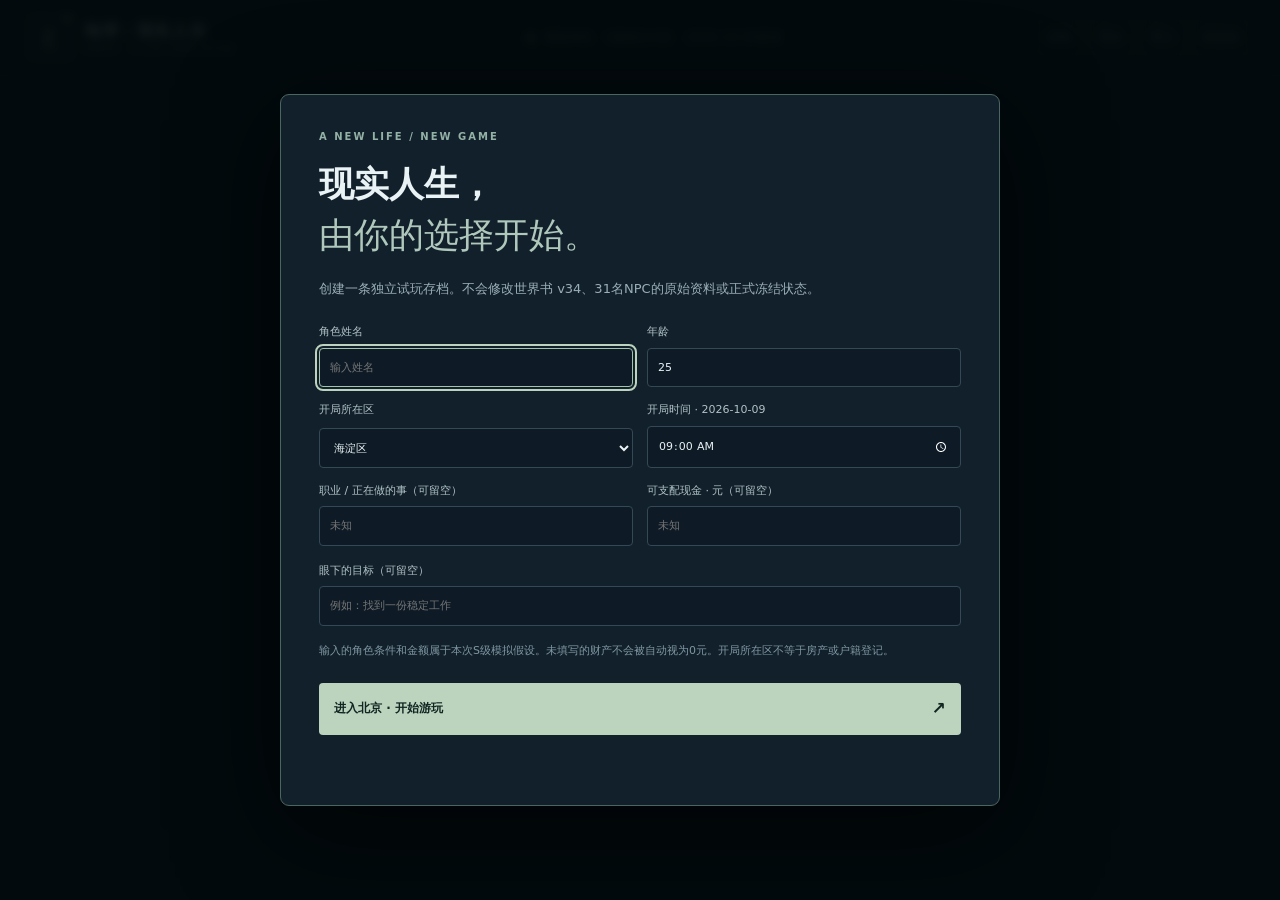
<file: game/index.html>
<!doctype html>
<html lang="zh-CN">
<head>
  <meta charset="UTF-8">
  <meta name="viewport" content="width=device-width, initial-scale=1">
  <meta name="theme-color" content="#0c141d">
  <title>地球：现实人生 · 可游玩版</title>
  <link rel="stylesheet" href="./style.css">
</head>
<body>
  <div class="app">
    <header class="header">
      <a class="brand" href="./index.html" aria-label="地球：现实人生"><span class="brand-sign">E<span class="tiny-star">✦</span></span><span><strong>地球：现实人生</strong><small>EARTH · A LIFE SIMULATION</small></span></a>
      <div class="header-mid"><span class="dot"></span> 离线单机 · S级独立分支 · 2026.10.09基准</div>
      <div class="header-actions">
        <button type="button" id="btn-save" class="ghost">存档</button>
        <button type="button" id="btn-export" class="ghost">导出</button>
        <button type="button" id="btn-import" class="ghost">导入</button>
        <button type="button" id="btn-reset" class="ghost danger">新游戏</button>
        <input id="import-file" type="file" accept=".json,application/json" hidden>
      </div>
    </header>
    <div class="layout" id="play-layout" hidden>
      <aside class="sidebar">
        <div class="sidebar-top"><div class="rail-label">PLAYER PROFILE</div><div class="avatar" id="avatar">人</div>
          <h2 id="player-name">未创建</h2><p id="player-job">职业未知</p></div>
        <nav class="nav" aria-label="游戏视图">
          <button class="nav-btn active" data-tab="life"><span>◈</span> 我的生活</button>
          <button class="nav-btn" data-tab="people"><span>♧</span> 人物与联系</button>
          <button class="nav-btn" data-tab="world"><span>▦</span> 社会后台</button>
          <button class="nav-btn" data-tab="archive"><span>▤</span> 游戏档案</button>
        </nav>
        <div class="rail-foot"><div class="rail-label">世界版本</div><strong>WORLDBOOK v35</strong><span>游戏行为层 v6.0</span><p>模拟事件不会进入仓库的正式世界状态。</p></div>
      </aside>
      <main class="main" id="main">
        <section class="status-row">
          <div class="status-cell"><span class="status-icon">◷</span><div><small>游戏时间 · 北京</small><strong id="stat-time"></strong></div></div>
          <div class="status-cell"><span class="status-icon">⌖</span><div><small>当前所在区</small><strong id="stat-district"></strong></div></div>
          <div class="status-cell"><span class="status-icon">¥</span><div><small>现金记录 · S</small><strong id="stat-cash"></strong></div></div>
          <div class="status-cell"><span class="status-icon">↗</span><div><small>精力 · 游戏值</small><strong id="stat-energy"></strong></div></div>
        </section>

        <section class="tab-panel" id="tab-life">
          <div class="eyebrow">CHAPTER 01 / EVERYDAY LIFE</div>
          <h1>每一次选择，<br><em>都会花费真实的时间。</em></h1>
          <p class="lead">这里没有主角光环。你的决定会改变自己，其他人的生活也有自己的节奏。世界从你创建分支起便按照现实时间连续运行；NPC不会因为你没有操作而暂停。你可以随时开始行动、介入或打断。</p>
          <div class="two-col">
            <section class="panel scene-panel"><div class="panel-head"><span>01 / 当前场景</span><span class="tag">S · 模拟情境</span></div>
              <h2 id="scene-title"></h2><p id="scene-desc"></p>
              <div class="line"></div><div class="hint"><span>ⓘ</span> 真实地理事实与假设行程、NPC事件分开标识。地点与人物不会凭空提供未经核实的现实信息。</div>
            </section>
            <section class="panel map-panel"><div class="panel-head"><span>02 / 位置概览</span><span class="tag">非比例示意</span></div>
              <div class="map-graphic" aria-label="北京城区抽象示意，非真实地图"><div class="ring ring-one"></div><div class="ring ring-two"></div><div class="crosshair">+</div><span class="map-label map-label-one">BEIJING</span><span class="map-label map-label-two" id="map-location">—</span><span class="map-pin">⌖</span></div>
              <p class="micro">未提供实时路况、准确区际交通时间或交通票价。前礼务村为顺义区观察样本，不是默认住所。</p>
            </section>
          </div>
          <section class="panel"><div class="panel-head"><span>连续世界 · 当前状态</span><span class="tag">无回合</span></div>
          <p class="micro" id="live-state">世界正在初始化…</p><p id="player-task">当前空闲 · 可随时行动</p>
          <button type="button" class="ghost" id="interrupt-task" disabled>随时中断当前行动</button>
          <button type="button" class="primary" id="resume-travel" hidden>继续原行程 · 不凭空定位</button>
          <p class="micro">现场行动有真实时间与位置占用。途中取消跨区出行不会让人物回到出发区；路线/GPS缺失时位置记为未知(U)，只能继续原S级预计行程。NPC仍按各自日程活动。</p></section>
          <div class="section-head"><h2>任何时刻，你都可以介入。</h2><span>没有结束回合、等待或轮流行动</span></div>
          <div class="actions-grid">
            <button class="action-card" data-kind="explore"><span class="action-glyph">⌁</span><strong>观察街区</strong><small>留意公开环境和周围生活</small><span class="action-time">35 分钟 <b>↗</b></span></button>
            <button class="action-card" data-kind="social"><span class="action-glyph">♧</span><strong>参加公共活动</strong><small>可能认识一位虚构人物</small><span class="action-time">45 分钟 <b>↗</b></span></button>
            <button class="action-card" data-kind="study"><span class="action-glyph">⌘</span><strong>整理计划</strong><small>分析信息，不自动知晓秘密</small><span class="action-time">60 分钟 <b>↗</b></span></button>
            <button class="action-card" data-kind="work"><span class="action-glyph">▣</span><strong>处理工作</strong><small>需要创建角色时填写职业</small><span class="action-time">120 分钟 <b>↗</b></span></button>
            <button class="action-card" data-kind="rest"><span class="action-glyph">◌</span><strong>休息恢复</strong><small>恢复模拟精力，不产生收入</small><span class="action-time">60 分钟 <b>↗</b></span></button>

          </div>
          <section class="panel travel-panel"><div class="panel-head"><span>03 / 跨区出行</span><span class="tag">先出发 → 再抵达</span></div>
            <p class="panel-desc">出行分钟数与费用为玩家显式输入的S级假设，不是实际导航、GPS或票价。行程中显示在途状态；中断后的行政区未知，禁止瞬移、重复出发或当场进行另一项现场活动。</p>
            <form id="travel-form" class="travel-form">
              <label>目的区<select id="travel-destination" required></select></label>
              <label>预计分钟<input id="travel-minutes" type="number" min="15" max="480" step="1" value="60" required></label>
              <label>现金支出（元）<input id="travel-fare" type="number" min="0" max="999999" step="1" value="0" required></label>
              <button class="primary" type="submit">确认出发 <span>↗</span></button>
            </form>
          </section>
        </section>

        <section class="tab-panel" id="tab-people" hidden>
          <div class="eyebrow">NETWORK / INFORMATION BOUNDARIES</div><h1>每个人，<br><em>都有自己的生活。</em></h1>
          <p class="lead">31名人物都属于S级虚构档案，但主角不会天然认识他们。只有在同一地点、对方有空且愿意交流时，才可能建立关系；交谈不等于获得联系方式。</p>
          <div class="people-summary panel"><span>可联系 <strong id="contact-count">0</strong> / 31 人</span><span>消息经历发送 → 送达 → 阅读 → 自主决定回应</span></div>
          <section class="panel message-panel" id="encounter-panel"><div class="panel-head"><span>本次分支的相遇记录</span><span class="tag">非自动好友</span></div><div id="encounter-list"></div></section>
          <section id="people-list" class="people-list"></section>
          <section class="panel message-panel"><div class="panel-head"><span>给已认识的人发消息</span><span class="tag">模拟通信</span></div>
            <form id="message-form" class="message-form">
              <label>联系人<select id="message-to"></select></label>
              <label>内容<textarea id="message-text" maxlength="200" rows="2" placeholder="输入简短消息……" required></textarea></label>
              <button class="primary" type="submit">发送消息 ↗</button>
            </form>
            <h3>收到的消息</h3><div id="inbox" class="inbox"></div>
          </section>
        </section>

        <section class="tab-panel" id="tab-world" hidden>
          <div class="eyebrow">WORLD / OUT-OF-CHARACTER</div><h1>主角看不见的，<br><em>世界仍在运转。</em></h1>
          <p class="lead">你可以控制自主模拟的启停和记录详细程度，但不能替NPC强迫决定。个人工作、家庭、休息和拒绝行动按时间优先级结算；这里是玩家外审计视图，不会自动进入角色认知。</p>
          <section class="panel autonomy-controls"><div class="panel-head"><span>人物自主活动 · 控制台</span><span class="tag">S · 决策模拟</span></div>
            <form id="autonomy-form" class="autonomy-form"><label>自动结算<select id="autonomy-enabled"><option value="true">开启 · 所有行动同步推进NPC</option><option value="false">暂停 · 不生成后续NPC活动</option></select></label><label>活动记录<select id="autonomy-detail"><option value="balanced">日常 · 只记录状态变更</option><option value="detailed">详细 · 每小时记录决定</option></select></label><button class="primary" type="submit">应用设置</button></form>
            <p class="micro">世界按真实经过时间推进。NPC自主结算独立于玩家操作；不再提供跳过整段时间的“等待回合”按钮。</p>
            <div class="autonomy-focus"><label>观察单个人物（玩家外视角）<select id="world-npc"></select></label><div id="npc-preview" class="npc-preview"></div></div>
          </section>
          <section class="panel autonomy-controls" id="ai-control-panel">
            <div class="panel-head"><span>31名独立NPC · 持续思考模式</span><span class="tag">S · 连续世界 · 无回合</span></div>
            <p class="panel-desc">创建角色后世界自动开始连续运行；NPC的日程、信息与个人需求独立结算。网页隐藏时按墙钟补算；关闭程序后仍可在下次打开时有限追算并明确标记未模拟区间。离线规则不是LLM；Ollama需另行安装。</p>
            <form id="ai-form" class="autonomy-form">
              <label>思考引擎<select id="ai-provider"><option value="rules">离线 · 有限决策器（不是大模型）</option><option value="ollama">本机 · Ollama语言模型</option></select></label>
              <label>现实时间倍率<select id="ai-speed"><option value="1">1×：现实1秒 = 游戏1秒（默认）</option><option value="60">60×：现实1秒 = 游戏1分钟</option><option value="300">300×：现实1秒 = 游戏5分钟</option></select></label>
              <button class="primary" type="submit" id="ai-start">应用模型与时间倍率</button>
            </form>
            <div class="autonomy-steps"><button type="button" class="ghost" id="ai-stop">管理员冻结模拟（非回合操作）</button><span id="ai-status" class="micro" aria-live="polite">世界自动运行，等待初始化</span></div>
            <p class="micro">所有NPC按世界时间安排自己的行动；模型只从单个NPC的合法候选中选择，不可越权改财产。管理员冻结仅用于调试，不是“轮到玩家”机制；不调用模型时仍有31人的有限决策器。</p>
          </section>
          <section class="panel audit-panel">
            <div class="panel-head"><span>经济执行层 · S级测试账本</span><span class="tag">不是真实支付</span></div>
            <p class="panel-desc">仅能对马志强（经营）与高鹏（维修合作）的已知、已回复工作协商建立一次显式假设。金额由外视角输入，NPC自行报价、接受或拒绝，报告服务；付款还需明确核验和授权，未知余额不会自动补全。</p>
            <form id="economy-fixture-form" class="travel-form">
              <label>已讨论事务<select id="economy-case" required></select></label>
              <label>合作报价 · 元<input id="economy-price" type="number" min="1" max="10000000" step="1" value="150" required></label>
              <label>经营者初始测试余额 · 元<input id="economy-payer" type="number" min="0" max="10000000" step="1" value="500" required></label>
              <label>合作方初始测试余额 · 元<input id="economy-provider" type="number" min="0" max="10000000" step="1" value="100" required></label>
              <button type="submit" class="primary">注入明确的S级条件 ↗</button>
            </form>
            <div class="line"></div>
            <div class="autonomy-steps"><label>当前报价<select id="economy-quote"></select></label>
              <button type="button" id="economy-verify" class="ghost">确认模拟服务已核验</button>
              <button type="button" id="economy-settle" class="ghost">授权S级成对记账</button></div>
            <div id="economy-status" class="log-list"></div>
          </section>
          <section class="panel audit-panel"><div class="panel-head"><span>人物社会事务 · 工作与家庭协商</span><span class="tag">S · 事件链</span></div><div class="audit-top"><strong id="society-count">0</strong><span>已创建的模拟协商事项；不自动成交或转账</span></div><div id="society-list" class="log-list"></div></section>
          <section class="panel audit-panel"><div class="panel-head"><span>独立NPC活动记录</span><span class="tag">S · 玩家外视角</span></div>
            <div class="audit-top"><strong id="world-total">0</strong><span>已结算后台决定</span></div><div id="world-list" class="log-list"></div>
          </section>
        </section>

        <section class="tab-panel" id="tab-archive" hidden>
          <div class="eyebrow">ARCHIVE / SAVE & SOURCES</div><h1>每一件已发生的事，<br><em>都应当留下记录。</em></h1>
          <p class="lead">此处存储的是Windows EXE运行的独立S级分支。原仓库正式世界存档未创建玩家且没有事件，不会被覆盖。</p>
          <section class="panel"><div class="panel-head"><span>存档与版本</span><span class="tag">本地优先</span></div>
            <div class="archive-line"><span>角色</span><strong id="archive-player">—</strong></div>
            <div class="archive-line"><span>时间</span><strong id="archive-time">—</strong></div>
            <div class="archive-line"><span>游戏分支</span><strong>S_INDEPENDENT_PLAYTHROUGH</strong></div>
            <div class="archive-line"><span>世界书</span><strong>GitHub v35.0（规则资料只读）</strong></div>
            <div class="archive-line"><span>事件账本</span><strong id="archive-events">—</strong></div>
            <p class="micro">Windows版本同时保存到Work/saves/autoplay.json和本地浏览器缓存；建议定期导出JSON备份。关闭程序后不会继续实际运行大模型，再打开时有限追算并记录未模拟间隔。</p>
            <a class="repo-link" href="https://github.com/DARGONKNIGHT/WORLDBOOK" target="_blank" rel="noopener noreferrer">查看世界书GitHub源仓库 ↗</a> · <a class="repo-link" href="https://github.com/DARGONKNIGHT/WORLDBOOK/blob/main/CHANGELOG.md" target="_blank" rel="noopener noreferrer">更新日志（最新在上） ↗</a>
          </section>
          <div class="section-head"><h2>主角经历的事件</h2><span>不展示尚未公开的NPC内幕</span></div>
          <div id="full-log" class="log-list full-log"></div>
        </section>
      </main>
      <aside class="right-rail">
        <div class="rail-label">LIVE JOURNAL <span class="sim-dot"></span></div>
        <h3>今天发生了什么</h3>
        <div id="recent-log" class="recent-log"></div>
        <div class="right-note"><strong>事实边界</strong><p><b>R</b> 已核实的现实资料<br><b>S</b> 明示的模拟情节<br><b>U</b> 未知 / 尚未核实</p><p>页面中人物、行为及行程估计均按S级处理。</p></div>
      </aside>
    </div>
  </div>

  <dialog id="setup" class="setup" aria-labelledby="setup-title">
    <form id="setup-form" class="setup-inner">
      <div class="eyebrow">A NEW LIFE / NEW GAME</div><h1 id="setup-title">现实人生，<br><em>由你的选择开始。</em></h1>
      <p class="lead">创建一条独立试玩存档。不会修改世界书 v34、31名NPC的原始资料或正式冻结状态。</p>
      <div class="setup-grid">
        <label>角色姓名 <input name="name" id="new-name" maxlength="30" required placeholder="输入姓名" autocomplete="off"></label>
        <label>年龄 <input name="age" type="number" min="16" max="100" value="25" required></label>
        <label>开局所在区 <select name="district" id="new-district"></select></label>
        <label>开局时间 · 2026-10-09 <input name="start" type="time" value="09:00" required></label>
        <label>职业 / 正在做的事（可留空）<input name="occupation" maxlength="60" placeholder="未知"></label>
        <label>可支配现金 · 元（可留空）<input name="cash" type="number" min="0" max="1000000000" step="1" placeholder="未知"></label>
      </div>
      <label class="goal-label">眼下的目标（可留空） <input name="goal" maxlength="100" placeholder="例如：找到一份稳定工作"></label>
      <p class="micro">输入的角色条件和金额属于本次S级模拟假设。未填写的财产不会被自动视为0元。开局所在区不等于房产或户籍登记。</p>
      <button type="submit" class="primary start-button">进入北京 · 开始游玩 <span>↗</span></button>
      <p id="setup-error" class="error" role="alert"></p>
    </form>
  </dialog>
  <div class="toast" id="toast" role="status" aria-live="polite"></div>
  <script src="./engine.js"></script>
  <script src="./society.js"></script>
  <script src="./economy.js"></script>
  <script src="./agent_ai.js"></script>
  <script src="./simulation.js"></script>
  <script src="./app.js"></script>
</body>
</html>
</file>
<file: game/style.css>
:root{color-scheme:dark;--bg:#0b131c;--panel:#111c27;--panel2:#142332;--border:#263644;--ink:#e9f2f4;--muted:#93a4af;--accent:#bdd3be;--warm:#e5d8ae;--line:#263642}
*{box-sizing:border-box}html{scroll-behavior:smooth}body{margin:0;background:var(--bg);color:var(--ink);font-family:"Noto Sans SC","PingFang SC","Microsoft Yahei",system-ui,sans-serif;font-size:14px;line-height:1.6}button,input,select,textarea{font:inherit}button{cursor:pointer}button:disabled{cursor:not-allowed;opacity:.45}a{color:inherit;text-decoration:none}a:hover{color:var(--accent)}[hidden]{display:none!important}
button:focus-visible,input:focus-visible,select:focus-visible,textarea:focus-visible,a:focus-visible{outline:2px solid var(--accent);outline-offset:2px}
.header{height:76px;display:flex;align-items:center;justify-content:space-between;gap:15px;border-bottom:1px solid var(--border);padding:0 30px;background:#0b141d;position:sticky;top:0;z-index:10}.brand{display:flex;align-items:center;gap:13px;min-width:244px}.brand-sign{display:grid;place-items:center;width:41px;height:41px;font-size:30px;font-family:Georgia,serif;line-height:1;border:1px solid #738a88;color:#b8c7ba;position:relative}.tiny-star{font-size:10px;position:absolute;right:-5px;top:-5px;background:var(--bg);padding:2px}.brand strong{display:block;font-size:16px;letter-spacing:.1em;font-weight:600}.brand small{display:block;font-size:8px;letter-spacing:.2em;color:var(--muted)}.header-mid{font-size:11px;color:#96aca7;letter-spacing:.08em}.dot,.sim-dot{display:inline-block;width:6px;height:6px;border-radius:50%;background:#90c69d;margin-right:7px;box-shadow:0 0 10px #83c79780}.header-actions{display:flex;gap:6px;flex-wrap:wrap;justify-content:end}.ghost{background:transparent;color:#b0c4c4;border:1px solid #364650;padding:8px 10px;border-radius:4px;font-size:12px}.ghost:hover{background:#1a2c35}.ghost.danger{color:#d2a7a2}
.layout{display:grid;grid-template-columns:224px minmax(520px,1fr) 254px;max-width:1700px;margin:0 auto;min-height:calc(100vh - 76px)}.sidebar{border-right:1px solid var(--border);padding:35px 23px;display:flex;flex-direction:column;background:#0d1822}.sidebar-top{text-align:center;border-bottom:1px solid var(--border);padding:10px 0 24px}.rail-label,.eyebrow{font-size:10px;letter-spacing:.2em;color:#93b1a5;font-weight:700}.avatar{height:66px;width:66px;display:grid;place-items:center;border-radius:50%;background:linear-gradient(150deg,#355850,#1b3537);border:1px solid #53776f;margin:22px auto 12px;font-size:28px;font-family:Georgia,serif}.sidebar h2{font-size:19px;margin:0}.sidebar p{color:var(--muted);font-size:11px;margin:6px 0 0}.nav{margin-top:27px;display:grid;gap:7px}.nav-btn{border:0;background:none;color:#99adb5;text-align:left;padding:12px 15px;border-radius:5px;display:flex;gap:13px;align-items:center;font-weight:500}.nav-btn span{font-family:Georgia,serif;font-size:21px;font-weight:400;width:19px;text-align:center}.nav-btn:hover{color:var(--ink);background:#1b2b35}.nav-btn.active{color:#d6e6d9;background:#20352f;border-left:2px solid #aecbb8}.rail-foot{margin-top:auto;padding-top:30px;font-size:11px;color:#8a9ca7}.rail-foot strong,.rail-foot span{display:block;margin-top:7px}.rail-foot strong{color:#e1ebea;letter-spacing:.05em;font-size:13px}
.main{padding:34px 42px 80px;min-width:0}.status-row{display:grid;grid-template-columns:repeat(4,1fr);gap:1px;background:#263642;border:1px solid var(--border);margin-bottom:45px}.status-cell{display:flex;align-items:center;background:#111d28;padding:17px 12px;gap:10px;min-width:0}.status-icon{font-family:Georgia,serif;color:#9abaad;font-size:23px}.status-cell small{display:block;color:var(--muted);font-size:10px;white-space:nowrap}.status-cell strong{display:block;font-size:13px;margin-top:5px;white-space:nowrap;overflow:hidden;text-overflow:ellipsis}.eyebrow{margin-bottom:14px}.tab-panel h1{font-size:clamp(30px,3.2vw,49px);font-weight:600;line-height:1.33;letter-spacing:.02em;margin:0 0 14px}.tab-panel h1 em,.setup h1 em{font-family:Georgia,serif;font-style:normal;color:#afc8bb;font-weight:400}.lead{color:#9baeb8;font-size:13px;max-width:650px;line-height:1.95;margin:0 0 29px}.two-col{display:grid;grid-template-columns:1.15fr 1fr;gap:15px}.panel{background:var(--panel);border:1px solid var(--border);border-radius:6px;padding:22px}.panel-head{display:flex;align-items:center;justify-content:space-between;gap:10px;color:#aec5c7;font-size:11px;font-weight:600;letter-spacing:.08em;margin-bottom:21px}.tag{color:#8cad9d;border:1px solid #35534a;padding:3px 7px;font-size:9px;border-radius:2px;letter-spacing:.04em;white-space:nowrap}.scene-panel h2{font-size:21px;margin:0 0 14px}.scene-panel p{color:#b7c7cd;line-height:2;font-size:13px;margin:0}.line{height:1px;background:var(--border);margin:22px 0 14px}.hint{display:flex;gap:10px;color:#899ba6;font-size:11px;line-height:1.8}.hint span{font-size:18px}.map-panel{overflow:hidden}.map-graphic{height:190px;background:radial-gradient(ellipse at 50% 60%,#203d42 0,#152c38 55%,#142430 90%);position:relative;display:flex;align-items:center;justify-content:center;overflow:hidden;border:1px solid #294551}.map-graphic:before,.map-graphic:after{content:"";position:absolute;inset:0;background-image:linear-gradient(#8faeac14 1px,transparent 1px),linear-gradient(90deg,#8faeac14 1px,transparent 1px);background-size:26px 26px}.ring{border:1px solid #7da19548;position:absolute;width:145px;height:145px;transform:rotate(25deg);border-radius:30% 55% 50% 40%}.ring-two{width:225px;height:220px;transform:rotate(-32deg);border-style:dashed;border-radius:40%}.crosshair{position:absolute;font-size:26px;color:#618b7e;top:13px;left:16px}.map-label{position:absolute;font-size:10px;letter-spacing:.18em;color:#94b6ac}.map-label-one{top:20px;right:18px}.map-label-two{bottom:17px;left:18px;font-size:13px;color:#dce9dc}.map-pin{color:#d4eccf;font-size:49px;z-index:1;text-shadow:0 0 22px #8cd9b6}.micro{font-size:11px;line-height:1.85;color:#7f98a3;margin:15px 0 0}.section-head{display:flex;align-items:center;justify-content:space-between;gap:10px;margin:34px 0 14px}.section-head h2{font-size:17px;margin:0;font-weight:600}.section-head span{color:#748c98;font-size:10px}.actions-grid{display:grid;grid-template-columns:repeat(3,1fr);gap:10px}.action-card{background:var(--panel);border:1px solid var(--border);color:var(--ink);text-align:left;padding:17px 16px;min-height:164px;border-radius:5px;transition:background .16s,border .16s,transform .16s;display:flex;flex-direction:column}.action-card:hover{background:#1a3040;border-color:#7b9a8c;transform:translateY(-2px)}.action-glyph{color:#b8d3c3;font-size:28px;font-family:Georgia,serif;height:35px}.action-card strong{font-size:14px;font-weight:600;margin-bottom:6px}.action-card small{font-size:11px;color:#8fa6b0;line-height:1.6}.action-time{display:flex;align-items:center;justify-content:space-between;margin-top:auto;border-top:1px solid #2b3947;padding-top:12px;font-size:10px;color:#9bb9ad}.action-time b{font-size:18px;font-weight:400}.travel-panel,.message-panel{margin-top:20px}.panel-desc{font-size:12px;color:#9babb5}.travel-form{display:grid;grid-template-columns:1.2fr .9fr 1fr auto;align-items:end;gap:11px;margin-top:14px}label{font-size:11px;color:#b1c3c7;display:grid;gap:7px}input,select,textarea{width:100%;background:#0e1b26;color:#e9f2f4;border:1px solid #344956;border-radius:4px;padding:10px;outline:none;min-width:0}textarea{resize:vertical}input:focus,select:focus,textarea:focus{border-color:#a1c4ab}.primary{display:flex;align-items:center;justify-content:space-between;gap:18px;background:#bcd3be;color:#112521;border:0;border-radius:4px;font-weight:700;font-size:12px;padding:12px 15px;min-height:43px}.primary:hover{background:#d5e7d3}.primary span{font-size:17px}
.right-rail{padding:39px 21px;background:#0d1822;border-left:1px solid var(--border)}.right-rail h3{font-size:17px;font-weight:600;margin:10px 0 22px}.recent-log{border-left:1px solid #3a5752;padding-left:15px;display:grid;gap:22px}.log-item{position:relative}.recent-log .log-item:before{content:"";width:7px;height:7px;border-radius:50%;background:#aecdb7;position:absolute;left:-19px;top:8px;border:2px solid #13232e}.log-item time{color:#8299a4;font-size:10px;display:block}.log-item p{font-size:12px;margin:7px 0 0;color:#d0dddd;line-height:1.8;overflow-wrap:anywhere}.log-item .log-kind{color:#afc9bc;font-size:10px}.right-note{margin-top:38px;padding:19px;background:#162734;border:1px solid #2c4450}.right-note strong{font-size:12px}.right-note p{font-size:11px;color:#9bb0b4;line-height:2}.right-note b{color:#e3d8ad;font-size:12px;padding-right:5px}
.people-summary{display:flex;justify-content:space-between;gap:14px;align-items:center;margin-bottom:15px;font-size:12px;color:#96aeb4}.people-summary strong{color:#ddebe3;font-size:19px}.people-list{display:grid;grid-template-columns:repeat(2,minmax(0,1fr));gap:10px}.person{border:1px solid var(--border);padding:16px;background:#111e29;display:flex;justify-content:space-between;gap:12px;align-items:start}.person strong{display:block;font-size:14px}.person small{display:block;font-size:11px;color:#8a9dab;margin-top:3px}.person span{font-size:10px;letter-spacing:.04em;white-space:nowrap;color:#98a5ad}.person .known{color:#a3ccb1}.person .person-id{color:#6f8694;font-size:9px}.message-form{display:grid;gap:13px}.message-panel h3{font-size:15px;font-weight:600;margin:26px 0 8px}.inbox{display:grid;gap:8px}.inbox-item{padding:11px 14px;border:1px solid #345047;background:#173027;font-size:12px}.inbox-item time{display:block;color:#91b4a0;font-size:10px}.inbox-item p{margin:5px 0;white-space:pre-wrap;overflow-wrap:anywhere}.audit-top{display:flex;gap:15px;align-items:center;margin-bottom:15px;color:#8ea4ae}.audit-top strong{font-size:40px;color:#d7eadb;font-family:Georgia,serif}.log-list{display:grid;gap:10px}.audit-panel .log-list{max-height:480px;overflow:auto}.log-line{padding:13px;border:1px solid var(--border);background:#0e1b26}.log-line .meta{font-size:10px;color:#8aac9e;margin-bottom:4px}.log-line p{font-size:12px;line-height:1.7;color:#c7d7dd;margin:0;white-space:pre-wrap;overflow-wrap:anywhere}.archive-line{padding:13px 0;border-bottom:1px solid var(--border);display:flex;justify-content:space-between;gap:20px;font-size:12px}.archive-line span{color:#879da8}.archive-line strong{text-align:right;font-weight:500;overflow-wrap:anywhere}.repo-link{display:inline-block;margin-top:22px;color:#b6d7c3;font-size:12px;border-bottom:1px solid #7a9a86}.full-log{max-height:560px;overflow:auto}
.setup{border:1px solid #4b665f;padding:0;color:var(--ink);background:#12202b;max-width:720px;width:calc(100% - 30px);border-radius:9px;box-shadow:0 25px 100px #000a}.setup::backdrop{background:#030a0deb;backdrop-filter:blur(5px)}.setup-inner{padding:34px 38px}.setup h1{font-size:35px;font-weight:600;margin:12px 0 14px;line-height:1.45}.setup .lead{margin-bottom:22px}.setup-grid{display:grid;grid-template-columns:1fr 1fr;gap:14px}.goal-label{margin-top:16px}.start-button{width:100%;margin-top:22px}.error{color:#efa9a5;font-size:12px;min-height:12px}.toast{position:fixed;bottom:24px;right:25px;z-index:40;padding:12px 17px;border:1px solid #5d806e;background:#203d31;color:#e3f1e7;border-radius:5px;box-shadow:0 12px 30px #0007;opacity:0;pointer-events:none;transition:opacity .2s}.toast.show{opacity:1}
@media(max-width:1280px){.layout{grid-template-columns:185px minmax(460px,1fr)}.right-rail{grid-column:2;border-left:0;border-top:1px solid var(--border)}.recent-log{grid-template-columns:repeat(3,1fr);display:grid;border-left:0;gap:12px;padding-left:0}.recent-log .log-item{border-left:1px solid #46645b;padding-left:12px}.recent-log .log-item:before{left:-5px}.main{padding:30px 28px 50px}.sidebar{padding:30px 15px}}
@media(max-width:800px){.header{position:static;height:auto;min-height:75px;flex-wrap:wrap;padding:12px 16px}.brand{min-width:0}.header-mid{display:none}.header-actions{width:100%;justify-content:space-between}.layout{display:block}.sidebar{padding:15px;border-right:0;border-bottom:1px solid var(--border)}.sidebar-top{display:none}.nav{display:flex;margin:0;overflow:auto;gap:6px}.nav-btn{white-space:nowrap;font-size:11px;padding:9px}.nav-btn span{display:none}.rail-foot{display:none}.main{padding:20px 13px 38px}.status-row{grid-template-columns:repeat(2,1fr);margin-bottom:27px}.status-cell{padding:12px}.two-col{grid-template-columns:1fr}.actions-grid{grid-template-columns:repeat(2,minmax(0,1fr))}.travel-form{grid-template-columns:1fr 1fr}.travel-form .primary{grid-column:1/-1}.people-list{grid-template-columns:1fr}.right-rail{padding:20px}.setup-inner{padding:21px}.setup-grid{grid-template-columns:1fr 1fr;gap:10px}.setup h1{font-size:28px}}
@media(max-width:480px){.setup-grid{grid-template-columns:1fr}.action-card{min-height:166px;padding:13px}.status-cell strong{font-size:11px}.panel{padding:16px}.section-head span{display:none}.people-summary{display:block}.setup{max-height:95vh;overflow:auto}}


/* NPC autonomy cockpit and consent-aware introductions */
.autonomy-controls{margin:0 0 18px}
.autonomy-form{display:grid;grid-template-columns:1fr 1fr auto;align-items:end;gap:12px}
.autonomy-steps{display:flex;flex-wrap:wrap;align-items:center;gap:9px;margin-top:20px}
.autonomy-steps .ghost{padding:11px 14px}
.autonomy-focus{border-top:1px solid var(--border);margin-top:20px;padding-top:18px}
.autonomy-focus label{max-width:340px}
.npc-preview{background:#0d1923;border:1px solid #324c4b;padding:15px;margin-top:12px;font-size:12px;color:#b8cbd0;line-height:1.9}
.npc-preview strong{color:#d5e7d8}
.npc-preview p{margin:7px 0}
.encounter{display:flex;align-items:center;justify-content:space-between;gap:13px;padding:13px 0;border-bottom:1px solid var(--border);font-size:11px}
.encounter strong{display:block;font-size:13px}
.encounter small{display:block;color:var(--muted);font-size:10px;margin-top:4px}
.encounter .known{color:#a3ccb1}
@media(max-width:800px){.autonomy-form{grid-template-columns:1fr 1fr}.autonomy-form .primary{grid-column:1/-1}}
@media(max-width:480px){.autonomy-form{grid-template-columns:1fr}.autonomy-form .primary{grid-column:auto}.encounter{align-items:flex-start;flex-wrap:wrap}}
</file>
